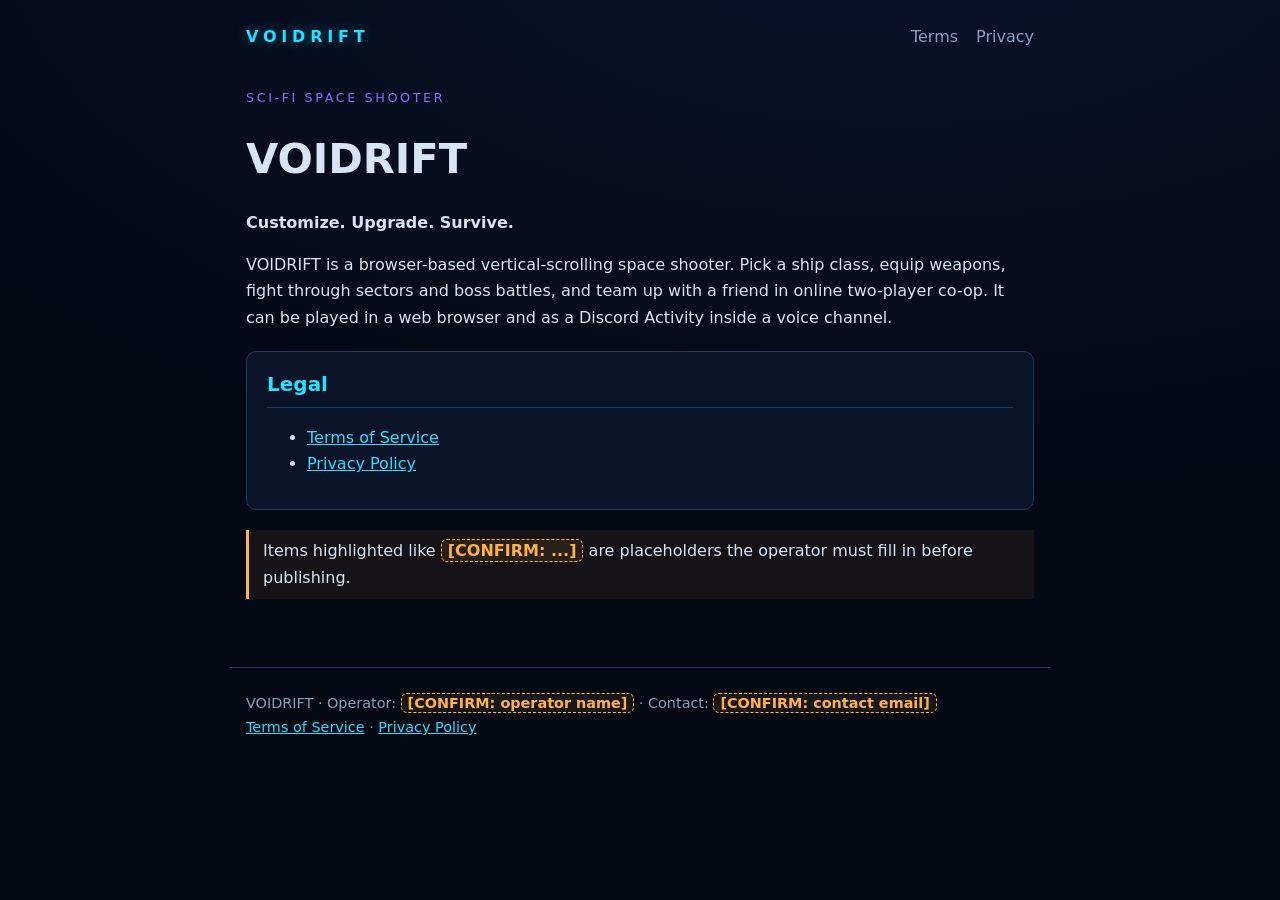
<file: docs/index.html>
<!doctype html>
<html lang="en"><head><meta charset="utf-8"><meta name="viewport" content="width=device-width,initial-scale=1">
<title>Customize. Upgrade. Survive. - VOIDRIFT</title><meta name="description" content="VOIDRIFT is a browser-based sci-fi space shooter with online co-op, playable as a Discord Activity."><link rel="stylesheet" href="style.css"></head>
<body><header><a class="logo" href="index.html">VOIDRIFT</a><nav><a href="terms.html">Terms</a><a href="privacy.html">Privacy</a></nav></header><main>
<p class="tag">Sci-fi space shooter</p>
<h1>VOIDRIFT</h1>
<p><strong>Customize. Upgrade. Survive.</strong></p>
<p>VOIDRIFT is a browser-based vertical-scrolling space shooter. Pick a ship class, equip weapons, fight through sectors and boss battles, and team up with a friend in online two-player co-op. It can be played in a web browser and as a Discord Activity inside a voice channel.</p>
<div class="panel"><h2 style="margin-top:0">Legal</h2>
<ul><li><a href="terms.html">Terms of Service</a></li><li><a href="privacy.html">Privacy Policy</a></li></ul></div>
<p class="note">Items highlighted like <span class="confirm">[CONFIRM: ...]</span> are placeholders the operator must fill in before publishing.</p>
</main><footer>VOIDRIFT &middot; Operator: <span class="confirm">[CONFIRM: operator name]</span> &middot; Contact: <span class="confirm">[CONFIRM: contact email]</span><br><a href="terms.html">Terms of Service</a> &middot; <a href="privacy.html">Privacy Policy</a></footer></body></html>
</file>
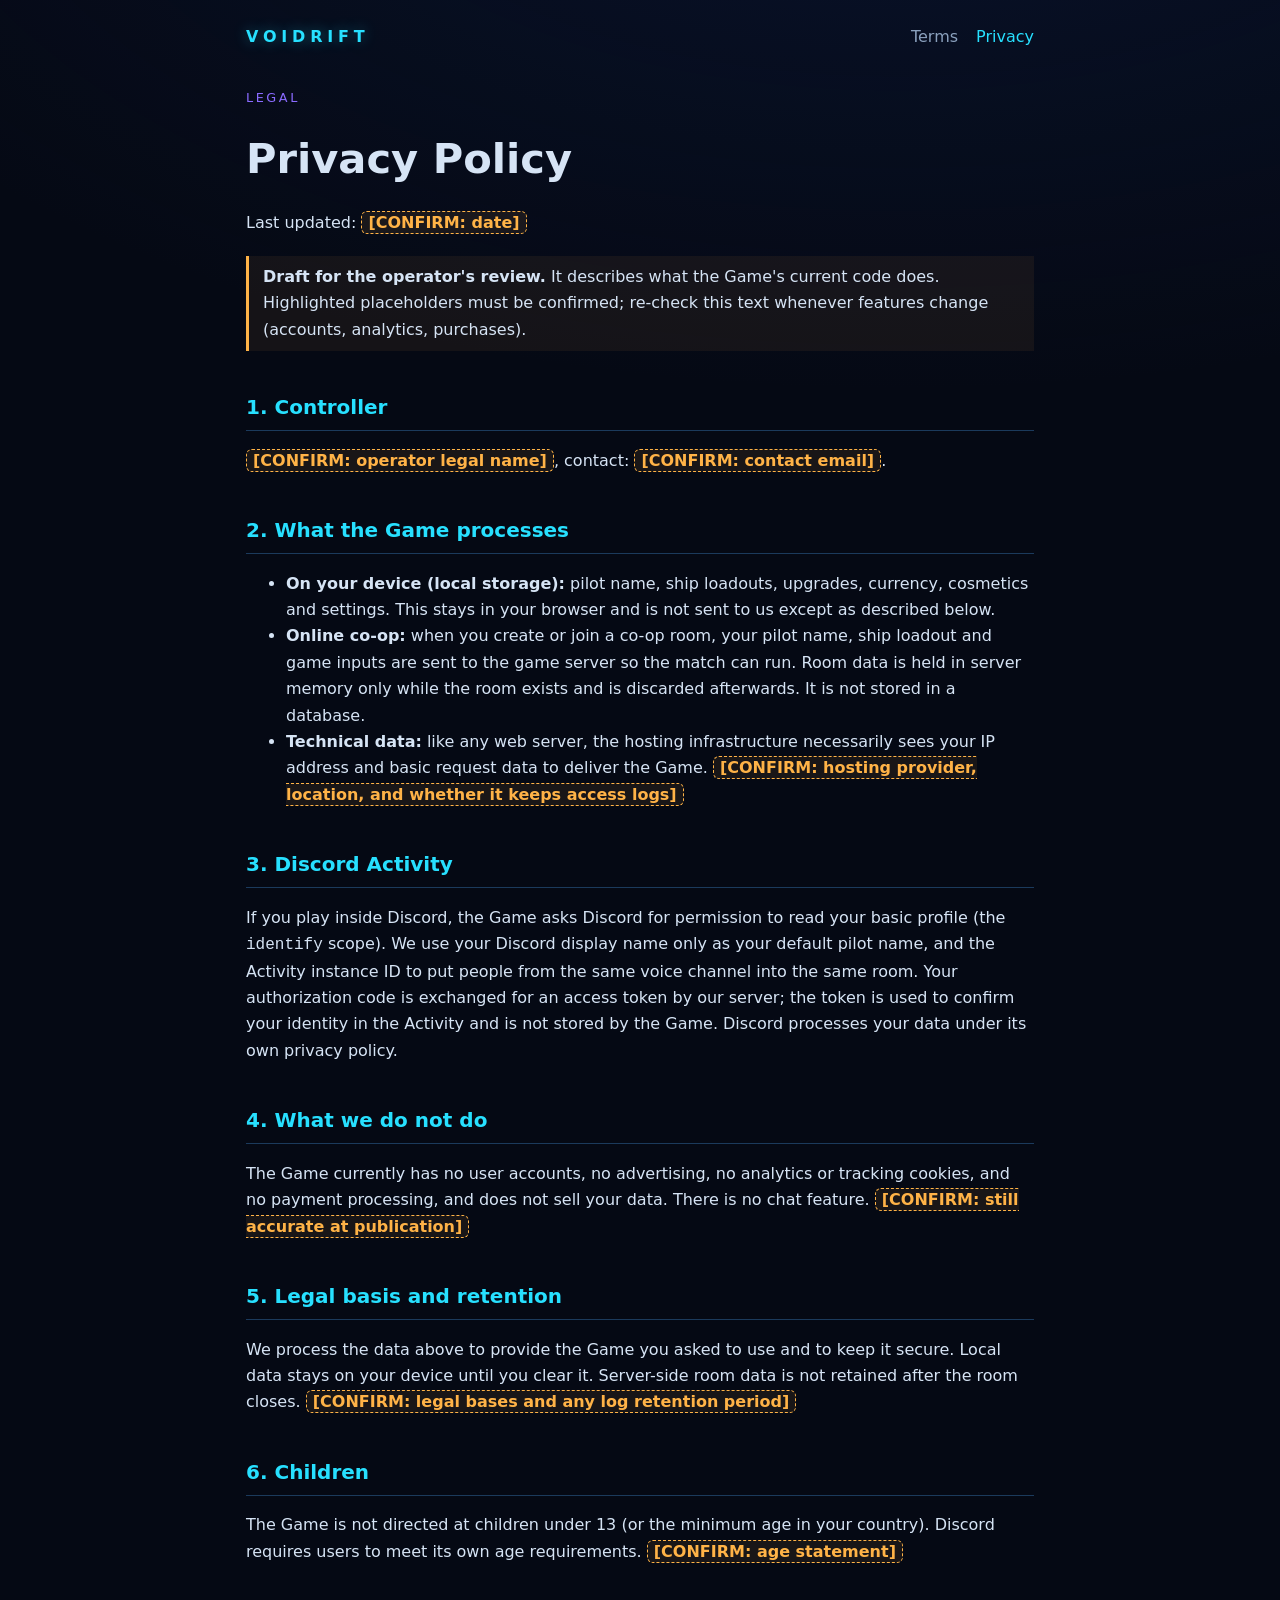
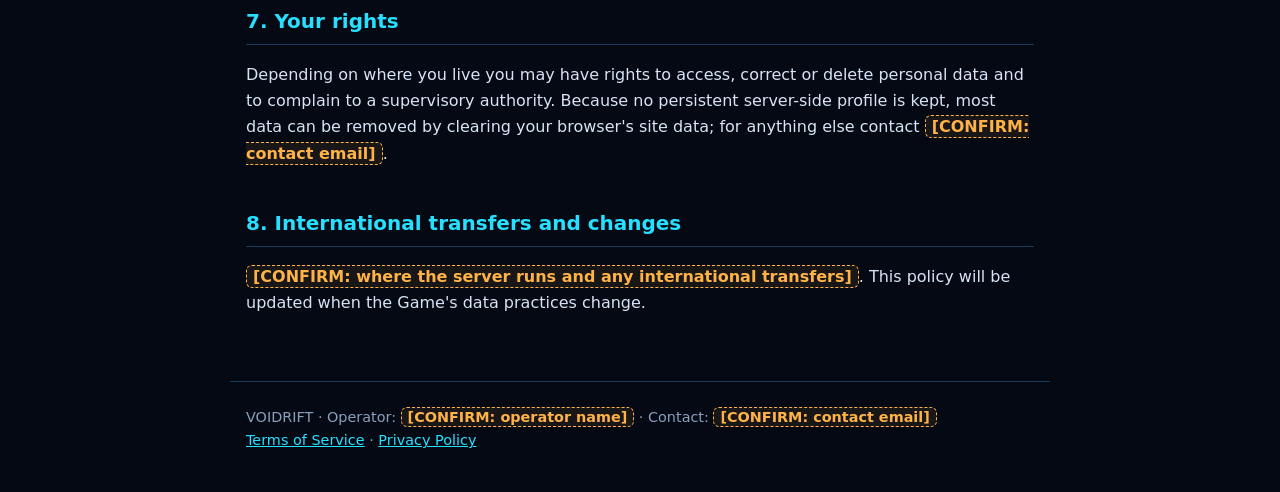
<file: docs/privacy.html>
<!doctype html>
<html lang="en"><head><meta charset="utf-8"><meta name="viewport" content="width=device-width,initial-scale=1">
<title>Privacy Policy - VOIDRIFT</title><meta name="description" content="Privacy Policy for the VOIDRIFT game."><link rel="stylesheet" href="style.css"></head>
<body><header><a class="logo" href="index.html">VOIDRIFT</a><nav><a href="terms.html">Terms</a><a href="privacy.html" aria-current="page">Privacy</a></nav></header><main>
<p class="tag">Legal</p>
<h1>Privacy Policy</h1>
<p>Last updated: <span class="confirm">[CONFIRM: date]</span></p>
<p class="note"><strong>Draft for the operator's review.</strong> It describes what the Game's current code does. Highlighted placeholders must be confirmed; re-check this text whenever features change (accounts, analytics, purchases).</p>
<h2>1. Controller</h2>
<p><span class="confirm">[CONFIRM: operator legal name]</span>, contact: <span class="confirm">[CONFIRM: contact email]</span>.</p>
<h2>2. What the Game processes</h2>
<ul>
<li><strong>On your device (local storage):</strong> pilot name, ship loadouts, upgrades, currency, cosmetics and settings. This stays in your browser and is not sent to us except as described below.</li>
<li><strong>Online co-op:</strong> when you create or join a co-op room, your pilot name, ship loadout and game inputs are sent to the game server so the match can run. Room data is held in server memory only while the room exists and is discarded afterwards. It is not stored in a database.</li>
<li><strong>Technical data:</strong> like any web server, the hosting infrastructure necessarily sees your IP address and basic request data to deliver the Game. <span class="confirm">[CONFIRM: hosting provider, location, and whether it keeps access logs]</span></li>
</ul>
<h2>3. Discord Activity</h2>
<p>If you play inside Discord, the Game asks Discord for permission to read your basic profile (the <code>identify</code> scope). We use your Discord display name only as your default pilot name, and the Activity instance ID to put people from the same voice channel into the same room. Your authorization code is exchanged for an access token by our server; the token is used to confirm your identity in the Activity and is not stored by the Game. Discord processes your data under its own privacy policy.</p>
<h2>4. What we do not do</h2>
<p>The Game currently has no user accounts, no advertising, no analytics or tracking cookies, and no payment processing, and does not sell your data. There is no chat feature. <span class="confirm">[CONFIRM: still accurate at publication]</span></p>
<h2>5. Legal basis and retention</h2>
<p>We process the data above to provide the Game you asked to use and to keep it secure. Local data stays on your device until you clear it. Server-side room data is not retained after the room closes. <span class="confirm">[CONFIRM: legal bases and any log retention period]</span></p>
<h2>6. Children</h2>
<p>The Game is not directed at children under 13 (or the minimum age in your country). Discord requires users to meet its own age requirements. <span class="confirm">[CONFIRM: age statement]</span></p>
<h2>7. Your rights</h2>
<p>Depending on where you live you may have rights to access, correct or delete personal data and to complain to a supervisory authority. Because no persistent server-side profile is kept, most data can be removed by clearing your browser's site data; for anything else contact <span class="confirm">[CONFIRM: contact email]</span>.</p>
<h2>8. International transfers and changes</h2>
<p><span class="confirm">[CONFIRM: where the server runs and any international transfers]</span>. This policy will be updated when the Game's data practices change.</p>
</main><footer>VOIDRIFT &middot; Operator: <span class="confirm">[CONFIRM: operator name]</span> &middot; Contact: <span class="confirm">[CONFIRM: contact email]</span><br><a href="terms.html">Terms of Service</a> &middot; <a href="privacy.html">Privacy Policy</a></footer></body></html>
</file>
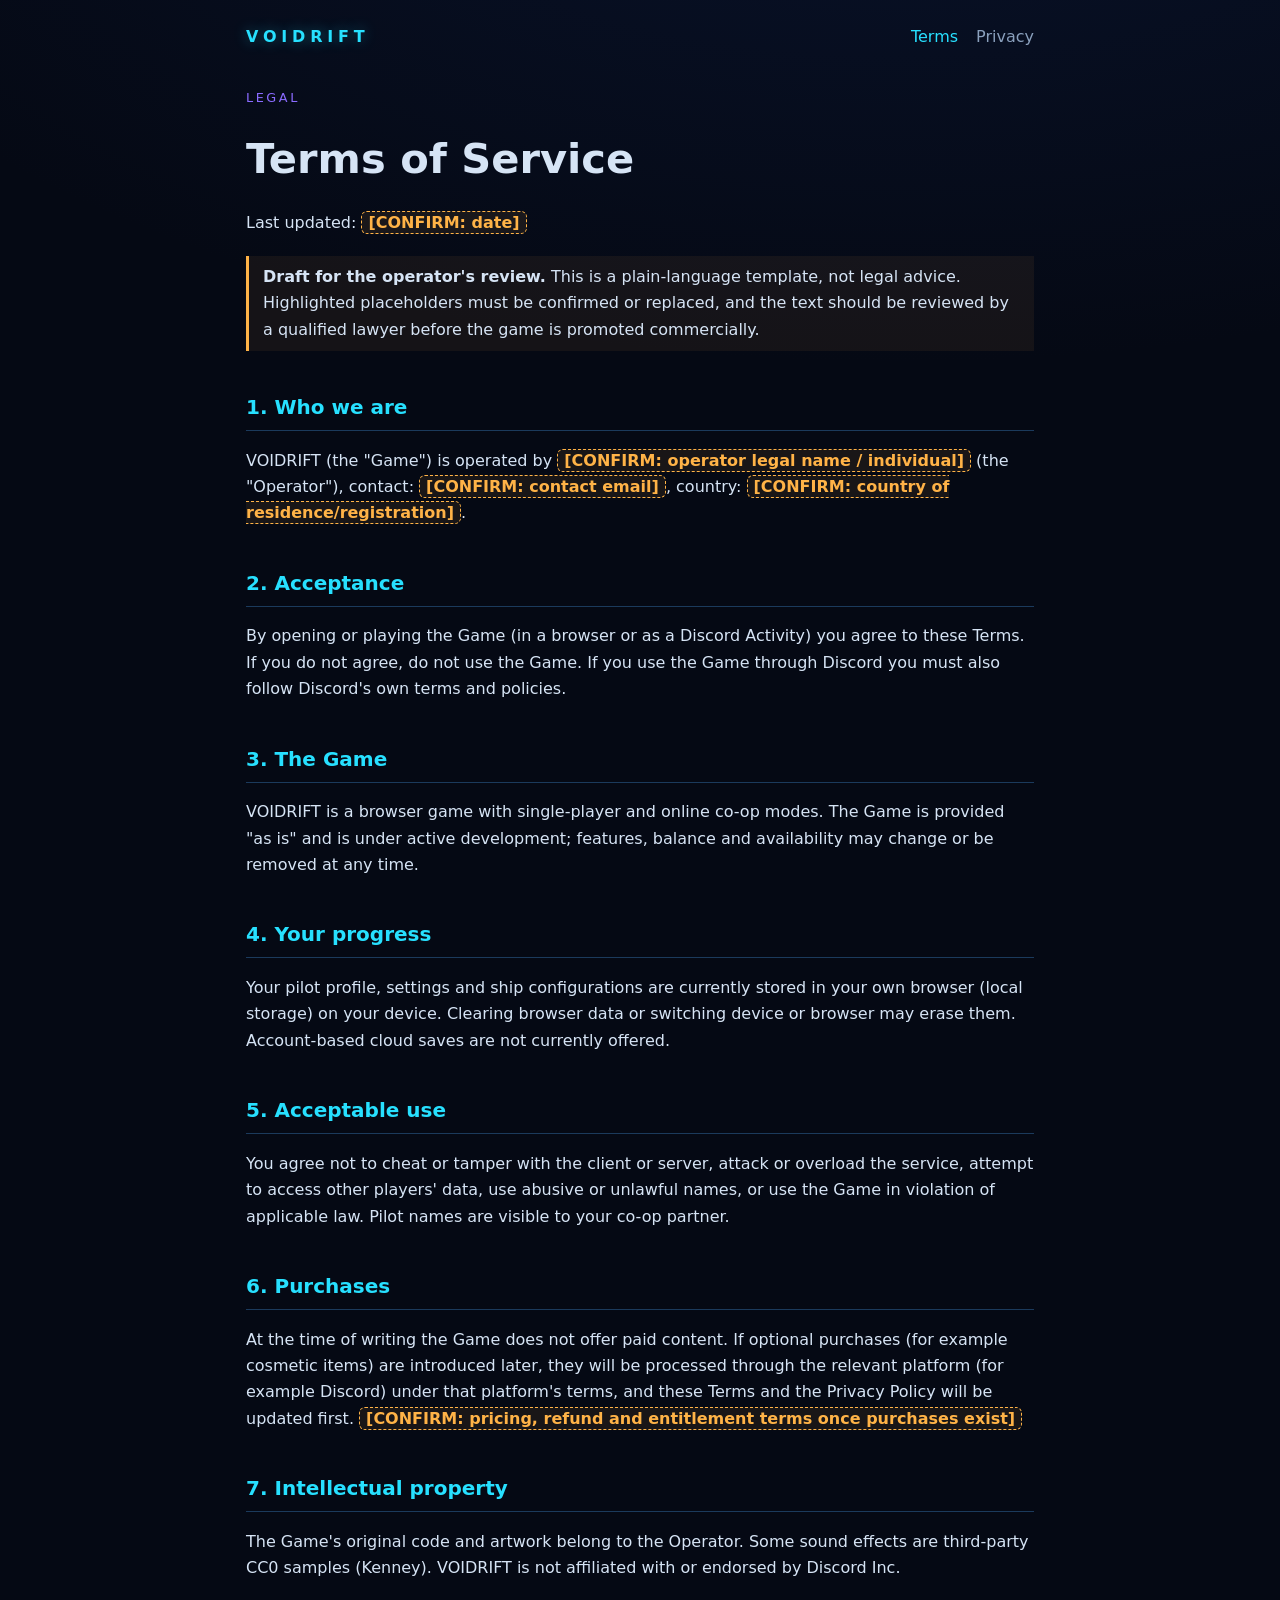
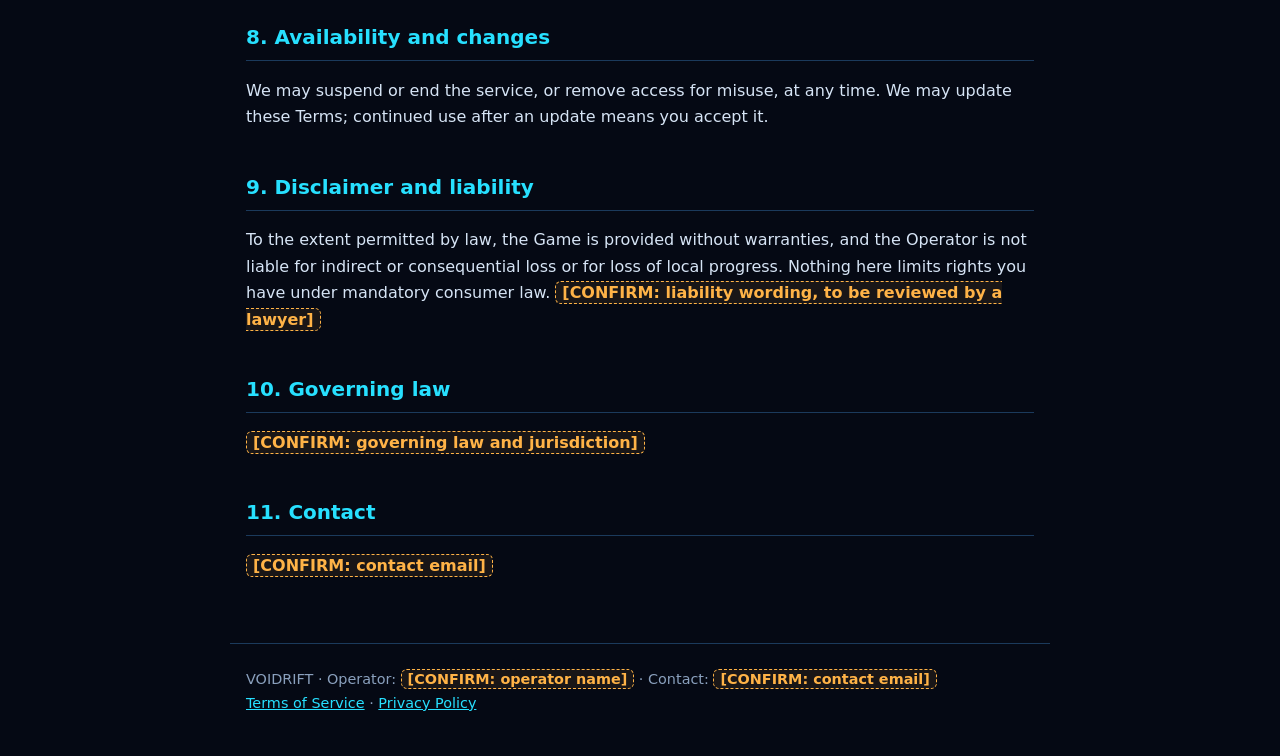
<file: docs/terms.html>
<!doctype html>
<html lang="en"><head><meta charset="utf-8"><meta name="viewport" content="width=device-width,initial-scale=1">
<title>Terms of Service - VOIDRIFT</title><meta name="description" content="Terms of Service for the VOIDRIFT game."><link rel="stylesheet" href="style.css"></head>
<body><header><a class="logo" href="index.html">VOIDRIFT</a><nav><a href="terms.html" aria-current="page">Terms</a><a href="privacy.html">Privacy</a></nav></header><main>
<p class="tag">Legal</p>
<h1>Terms of Service</h1>
<p>Last updated: <span class="confirm">[CONFIRM: date]</span></p>
<p class="note"><strong>Draft for the operator's review.</strong> This is a plain-language template, not legal advice. Highlighted placeholders must be confirmed or replaced, and the text should be reviewed by a qualified lawyer before the game is promoted commercially.</p>
<h2>1. Who we are</h2>
<p>VOIDRIFT (the "Game") is operated by <span class="confirm">[CONFIRM: operator legal name / individual]</span> (the "Operator"), contact: <span class="confirm">[CONFIRM: contact email]</span>, country: <span class="confirm">[CONFIRM: country of residence/registration]</span>.</p>
<h2>2. Acceptance</h2>
<p>By opening or playing the Game (in a browser or as a Discord Activity) you agree to these Terms. If you do not agree, do not use the Game. If you use the Game through Discord you must also follow Discord's own terms and policies.</p>
<h2>3. The Game</h2>
<p>VOIDRIFT is a browser game with single-player and online co-op modes. The Game is provided "as is" and is under active development; features, balance and availability may change or be removed at any time.</p>
<h2>4. Your progress</h2>
<p>Your pilot profile, settings and ship configurations are currently stored in your own browser (local storage) on your device. Clearing browser data or switching device or browser may erase them. Account-based cloud saves are not currently offered.</p>
<h2>5. Acceptable use</h2>
<p>You agree not to cheat or tamper with the client or server, attack or overload the service, attempt to access other players' data, use abusive or unlawful names, or use the Game in violation of applicable law. Pilot names are visible to your co-op partner.</p>
<h2>6. Purchases</h2>
<p>At the time of writing the Game does not offer paid content. If optional purchases (for example cosmetic items) are introduced later, they will be processed through the relevant platform (for example Discord) under that platform's terms, and these Terms and the Privacy Policy will be updated first. <span class="confirm">[CONFIRM: pricing, refund and entitlement terms once purchases exist]</span></p>
<h2>7. Intellectual property</h2>
<p>The Game's original code and artwork belong to the Operator. Some sound effects are third-party CC0 samples (Kenney). VOIDRIFT is not affiliated with or endorsed by Discord Inc.</p>
<h2>8. Availability and changes</h2>
<p>We may suspend or end the service, or remove access for misuse, at any time. We may update these Terms; continued use after an update means you accept it.</p>
<h2>9. Disclaimer and liability</h2>
<p>To the extent permitted by law, the Game is provided without warranties, and the Operator is not liable for indirect or consequential loss or for loss of local progress. Nothing here limits rights you have under mandatory consumer law. <span class="confirm">[CONFIRM: liability wording, to be reviewed by a lawyer]</span></p>
<h2>10. Governing law</h2>
<p><span class="confirm">[CONFIRM: governing law and jurisdiction]</span></p>
<h2>11. Contact</h2>
<p><span class="confirm">[CONFIRM: contact email]</span></p>
</main><footer>VOIDRIFT &middot; Operator: <span class="confirm">[CONFIRM: operator name]</span> &middot; Contact: <span class="confirm">[CONFIRM: contact email]</span><br><a href="terms.html">Terms of Service</a> &middot; <a href="privacy.html">Privacy Policy</a></footer></body></html>
</file>
<file: docs/style.css>
:root{--bg:#050914;--panel:#0b1328;--line:#1b3a5c;--text:#d6e4f5;--muted:#8aa0bd;--cyan:#27e0ff;--violet:#8a6bff;--warn:#ffb347}
*{box-sizing:border-box}
html{background:var(--bg)}
body{margin:0;font:16px/1.65 system-ui,-apple-system,"Segoe UI",Roboto,sans-serif;color:var(--text);background:radial-gradient(1200px 600px at 70% -10%,#10265a55,transparent),var(--bg);min-height:100vh}
a{color:var(--cyan)}
header,main,footer{max-width:820px;margin:0 auto;padding-left:16px;padding-right:16px}
header{display:flex;justify-content:space-between;align-items:center;padding-top:24px;padding-bottom:24px;flex-wrap:wrap;gap:12px}
.logo{font-weight:800;letter-spacing:.3em;color:var(--cyan);text-decoration:none;text-shadow:0 0 14px #27e0ff66}
nav a{margin-left:18px;color:var(--muted);text-decoration:none}
nav a:hover,nav a[aria-current]{color:var(--cyan)}
main{padding-bottom:48px}
h1{font-size:clamp(1.8rem,5vw,2.6rem);margin:.4em 0 .2em}
h2{margin-top:2em;font-size:1.25rem;color:var(--cyan);border-bottom:1px solid var(--line);padding-bottom:.3em}
.tag{color:var(--violet);letter-spacing:.2em;text-transform:uppercase;font-size:.8rem}
.panel{background:var(--panel);border:1px solid var(--line);border-radius:10px;padding:16px 20px;margin:20px 0}
.confirm{background:#ffb34714;border:1px dashed var(--warn);border-radius:6px;padding:1px 6px;color:var(--warn);font-weight:600}
.note{border-left:3px solid var(--warn);padding:8px 14px;background:#ffb34710;margin:20px 0}
footer{padding-top:24px;padding-bottom:40px;color:var(--muted);font-size:.9rem;border-top:1px solid var(--line)}
</file>
